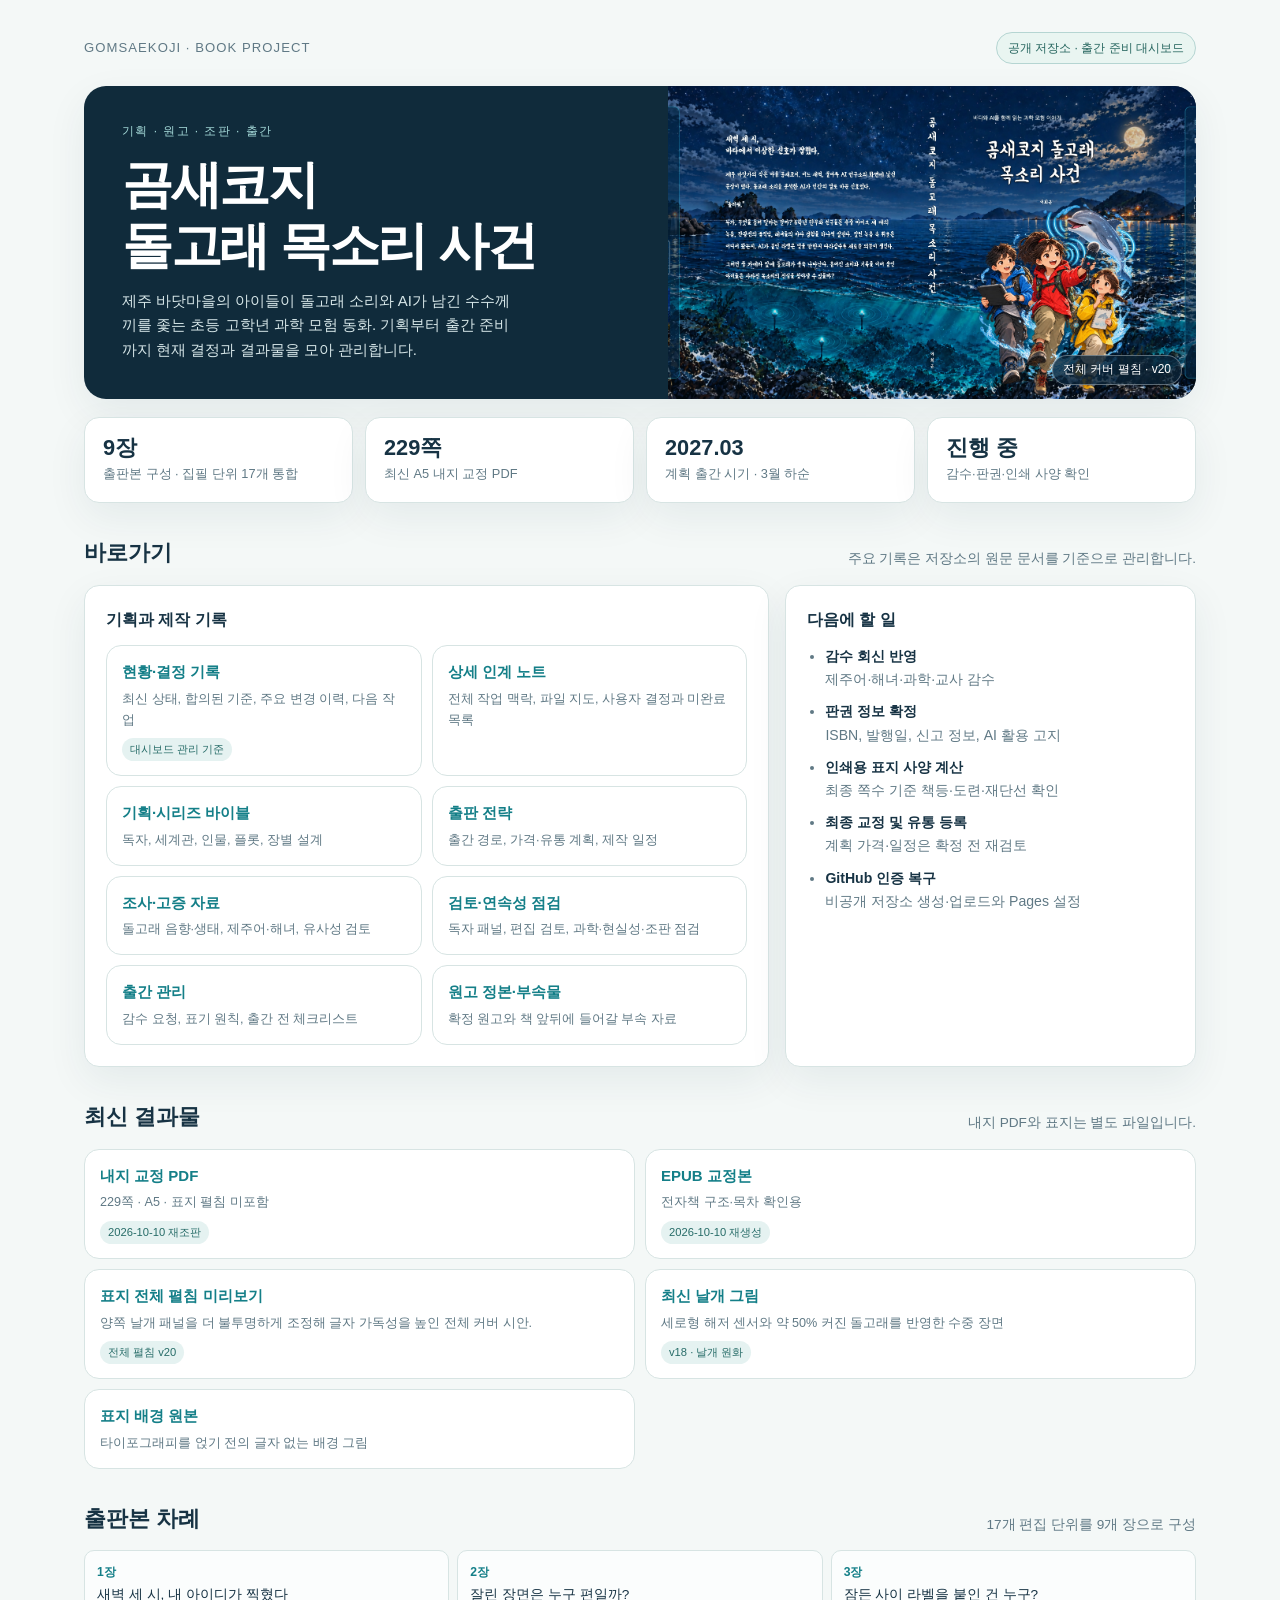
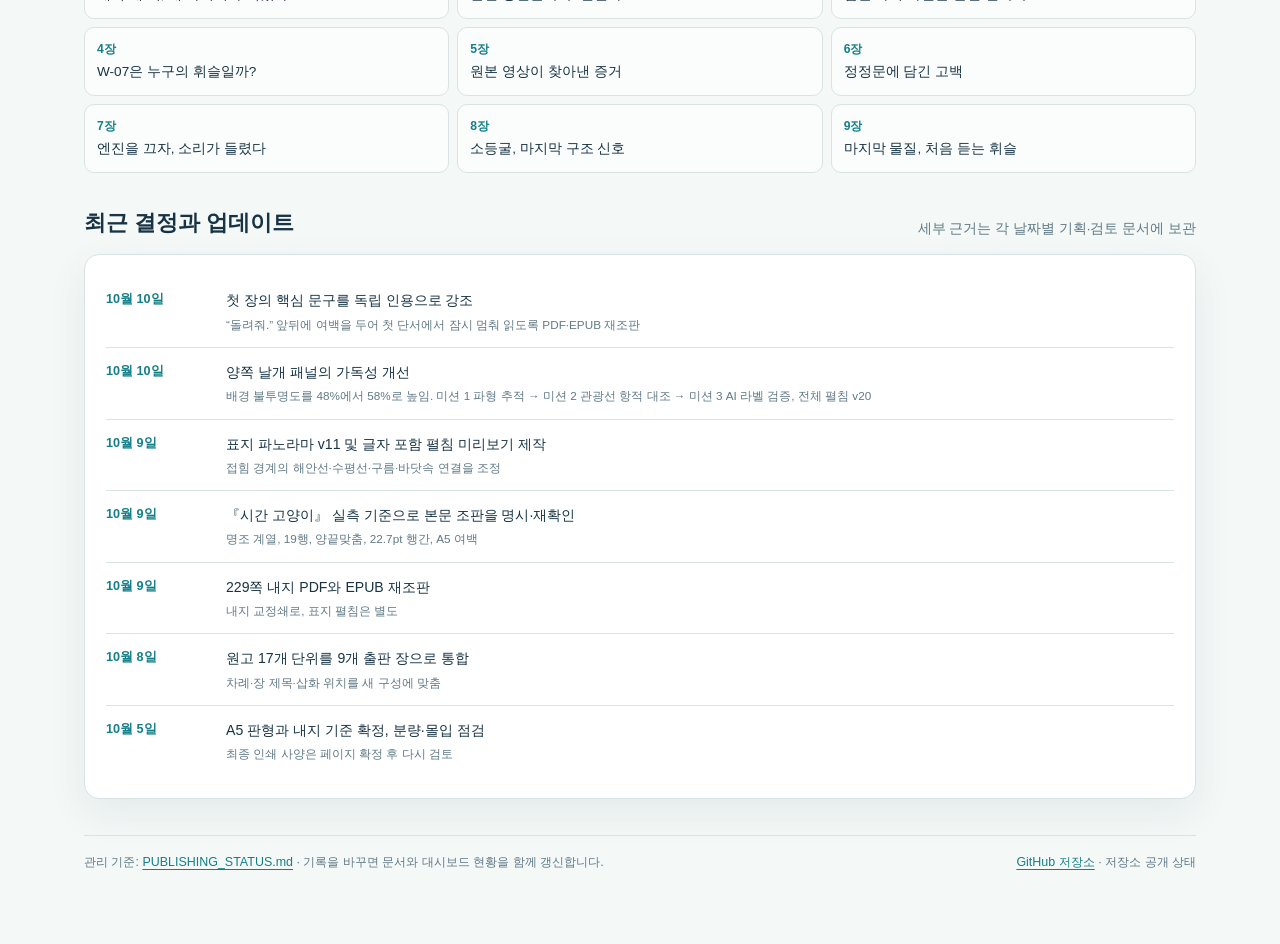
<file: docs/index.html>
<!doctype html>
<html lang="ko">
<head>
  <meta charset="utf-8">
  <meta name="viewport" content="width=device-width, initial-scale=1">
  <meta name="theme-color" content="#102b3b">
  <title>곰새코지 돌고래 목소리 사건 · 출판 관리</title>
  <style>
    :root{--ink:#173344;--muted:#607985;--paper:#f4f8f7;--card:#fff;--line:#d7e4e3;--sea:#147f88;--deep:#102b3b;--cyan:#c9eff0;--amber:#efad58;--red:#9a5730;--shadow:0 14px 40px #13344112}
    *{box-sizing:border-box}body{margin:0;background:var(--paper);color:var(--ink);font:15px/1.65 -apple-system,BlinkMacSystemFont,"Apple SD Gothic Neo","Malgun Gothic",sans-serif}
    a{color:var(--sea);text-decoration-thickness:1px;text-underline-offset:3px}a:hover{color:#075960}
    .shell{max-width:1160px;margin:auto;padding:32px 24px 72px}.top{display:flex;justify-content:space-between;align-items:center;gap:16px;margin-bottom:22px}.brand{font-size:.82rem;letter-spacing:.08em;color:var(--muted)}.private{border:1px solid #b5d5d2;border-radius:99px;padding:5px 11px;font-size:.76rem;color:#25655e;background:#e9f5f1;white-space:nowrap}
    .hero{background:var(--deep);color:#fff;border-radius:22px;overflow:hidden;box-shadow:var(--shadow);display:grid;grid-template-columns:1.05fr .95fr;min-height:300px}.intro{padding:36px 38px;align-self:center}.eyebrow{font-size:.75rem;letter-spacing:.12em;text-transform:uppercase;color:#a4d9d8}.hero h1{font-size:clamp(2rem,4vw,3.25rem);line-height:1.2;letter-spacing:-.045em;margin:12px 0}.hero p{max-width:48ch;color:#d6e6e8;margin:0}.hero img{width:100%;height:100%;min-height:300px;object-fit:cover;object-position:center;background:#0a2030}.hero .cover{position:relative;min-height:300px}.cover a{display:block;height:100%}.cover span{position:absolute;right:14px;bottom:14px;background:#0b2438cc;color:#fff;border:1px solid #ffffff55;border-radius:99px;padding:4px 10px;font-size:.75rem}
    .metrics{display:grid;grid-template-columns:repeat(4,1fr);gap:12px;margin:18px 0 32px}.metric,.panel,.card{background:var(--card);border:1px solid var(--line);border-radius:15px;box-shadow:var(--shadow)}.metric{padding:16px 18px}.metric b{display:block;font-size:1.36rem;line-height:1.25}.metric span{font-size:.8rem;color:var(--muted)}
    section{margin-top:32px}.section-head{display:flex;justify-content:space-between;align-items:end;gap:12px;margin-bottom:14px}.section-head h2{margin:0;font-size:1.35rem}.section-head p{margin:0;color:var(--muted);font-size:.85rem}.layout{display:grid;grid-template-columns:1.25fr .75fr;gap:16px}.panel{padding:21px}.panel h3{margin:0 0 12px;font-size:1rem}.files{display:grid;grid-template-columns:repeat(2,minmax(0,1fr));gap:10px}.card{padding:14px 15px;box-shadow:none;min-width:0}.card a{font-weight:650;text-decoration:none}.card p{font-size:.79rem;color:var(--muted);margin:4px 0 0}.badge{display:inline-block;margin-top:8px;border-radius:99px;padding:2px 8px;background:#e5f2f1;color:#276c68;font-size:.7rem}.badge.todo{background:#fff0dd;color:#83521e}.list{margin:0;padding-left:1.15rem;color:var(--muted);font-size:.88rem}.list li+li{margin-top:9px}.list strong{color:var(--ink)}
    .timeline{display:grid;gap:0}.event{display:grid;grid-template-columns:104px 1fr;gap:16px;padding:13px 0;border-bottom:1px solid var(--line)}.event:last-child{border:0}.date{font-variant-numeric:tabular-nums;font-size:.79rem;color:var(--sea);font-weight:650}.event p{margin:0;font-size:.88rem}.event small{display:block;color:var(--muted);margin-top:2px}
    .chapters{display:grid;grid-template-columns:repeat(3,1fr);gap:8px}.chapter{padding:11px 12px;border:1px solid var(--line);border-radius:10px;background:#fbfdfd}.chapter b{font-size:.76rem;color:var(--sea);display:block}.chapter span{font-size:.85rem}
    footer{margin-top:36px;border-top:1px solid var(--line);padding-top:16px;color:var(--muted);font-size:.78rem;display:flex;justify-content:space-between;gap:10px;flex-wrap:wrap}
    @media(max-width:760px){.shell{padding:20px 14px 48px}.hero{grid-template-columns:1fr}.intro{padding:26px 24px}.hero .cover{min-height:220px}.hero img{min-height:220px;max-height:280px}.metrics{grid-template-columns:repeat(2,1fr)}.layout{grid-template-columns:1fr}.files{grid-template-columns:1fr}.chapters{grid-template-columns:repeat(2,1fr)}.event{grid-template-columns:82px 1fr}}
  </style>
</head>
<body>
  <main class="shell">
    <div class="top"><div class="brand">GOMSAEKOJI · BOOK PROJECT</div><span class="private">공개 저장소 · 출간 준비 대시보드</span></div>
    <header class="hero">
      <div class="intro"><div class="eyebrow">기획 · 원고 · 조판 · 출간</div><h1>곰새코지<br>돌고래 목소리 사건</h1><p>제주 바닷마을의 아이들이 돌고래 소리와 AI가 남긴 수수께끼를 좇는 초등 고학년 과학 모험 동화. 기획부터 출간 준비까지 현재 결정과 결과물을 모아 관리합니다.</p></div>
      <div class="cover"><a href="https://github.com/heekeunlee/dolphin_voice_mystery/blob/main/book/cover/cover-spread-v20-preview.png"><img src="cover-preview.jpg" alt="가독성을 개선한 탐사 미션 1부터 3까지의 전체 펼침 표지"><span>전체 커버 펼침 · v20</span></a></div>
    </header>
    <div class="metrics" aria-label="프로젝트 현황">
      <div class="metric"><b>9장</b><span>출판본 구성 · 집필 단위 17개 통합</span></div>
      <div class="metric"><b>229쪽</b><span>최신 A5 내지 교정 PDF</span></div>
      <div class="metric"><b>2027.03</b><span>계획 출간 시기 · 3월 하순</span></div>
      <div class="metric"><b>진행 중</b><span>감수·판권·인쇄 사양 확인</span></div>
    </div>

    <section>
      <div class="section-head"><h2>바로가기</h2><p>주요 기록은 저장소의 원문 문서를 기준으로 관리합니다.</p></div>
      <div class="layout">
        <div class="panel"><h3>기획과 제작 기록</h3><div class="files">
          <article class="card"><a href="https://github.com/heekeunlee/dolphin_voice_mystery/blob/main/PUBLISHING_STATUS.md">현황·결정 기록</a><p>최신 상태, 합의된 기준, 주요 변경 이력, 다음 작업</p><span class="badge">대시보드 관리 기준</span></article>
          <article class="card"><a href="https://github.com/heekeunlee/dolphin_voice_mystery/blob/main/HANDOFF.md">상세 인계 노트</a><p>전체 작업 맥락, 파일 지도, 사용자 결정과 미완료 목록</p></article>
          <article class="card"><a href="https://github.com/heekeunlee/dolphin_voice_mystery/tree/main/planning">기획·시리즈 바이블</a><p>독자, 세계관, 인물, 플롯, 장별 설계</p></article>
          <article class="card"><a href="https://github.com/heekeunlee/dolphin_voice_mystery/tree/main/strategy">출판 전략</a><p>출간 경로, 가격·유통 계획, 제작 일정</p></article>
          <article class="card"><a href="https://github.com/heekeunlee/dolphin_voice_mystery/tree/main/research">조사·고증 자료</a><p>돌고래 음향·생태, 제주어·해녀, 유사성 검토</p></article>
          <article class="card"><a href="https://github.com/heekeunlee/dolphin_voice_mystery/tree/main/reviews">검토·연속성 점검</a><p>독자 패널, 편집 검토, 과학·현실성·조판 점검</p></article>
          <article class="card"><a href="https://github.com/heekeunlee/dolphin_voice_mystery/tree/main/admin">출간 관리</a><p>감수 요청, 표기 원칙, 출간 전 체크리스트</p></article>
          <article class="card"><a href="https://github.com/heekeunlee/dolphin_voice_mystery/tree/main/drafts/dolphin-said">원고 정본·부속물</a><p>확정 원고와 책 앞뒤에 들어갈 부속 자료</p></article>
        </div></div>
        <aside class="panel"><h3>다음에 할 일</h3><ul class="list">
          <li><strong>감수 회신 반영</strong><br>제주어·해녀·과학·교사 감수</li>
          <li><strong>판권 정보 확정</strong><br>ISBN, 발행일, 신고 정보, AI 활용 고지</li>
          <li><strong>인쇄용 표지 사양 계산</strong><br>최종 쪽수 기준 책등·도련·재단선 확인</li>
          <li><strong>최종 교정 및 유통 등록</strong><br>계획 가격·일정은 확정 전 재검토</li>
          <li><strong>GitHub 인증 복구</strong><br>비공개 저장소 생성·업로드와 Pages 설정</li>
        </ul></aside>
      </div>
    </section>

    <section>
      <div class="section-head"><h2>최신 결과물</h2><p>내지 PDF와 표지는 별도 파일입니다.</p></div>
      <div class="files">
        <article class="card"><a href="https://github.com/heekeunlee/dolphin_voice_mystery/blob/main/book/_output/dolphin-said-proof.pdf">내지 교정 PDF</a><p>229쪽 · A5 · 표지 펼침 미포함</p><span class="badge">2026-10-10 재조판</span></article>
        <article class="card"><a href="https://github.com/heekeunlee/dolphin_voice_mystery/blob/main/book/_output/dolphin-said-proof.epub">EPUB 교정본</a><p>전자책 구조·목차 확인용</p><span class="badge">2026-10-10 재생성</span></article>
        <article class="card"><a href="https://github.com/heekeunlee/dolphin_voice_mystery/blob/main/book/cover/cover-spread-v20-preview.png">표지 전체 펼침 미리보기</a><p>양쪽 날개 패널을 더 불투명하게 조정해 글자 가독성을 높인 전체 커버 시안.</p><span class="badge">전체 펼침 v20</span></article>
        <article class="card"><a href="https://github.com/heekeunlee/dolphin_voice_mystery/blob/main/book/images/flap-hydrophone-v4.jpg">최신 날개 그림</a><p>세로형 해저 센서와 약 50% 커진 돌고래를 반영한 수중 장면</p><span class="badge">v18 · 날개 원화</span></article>
        <article class="card"><a href="https://github.com/heekeunlee/dolphin_voice_mystery/blob/main/book/images/cover-wrap-panorama-v11.png">표지 배경 원본</a><p>타이포그래피를 얹기 전의 글자 없는 배경 그림</p></article>
      </div>
    </section>

    <section>
      <div class="section-head"><h2>출판본 차례</h2><p>17개 편집 단위를 9개 장으로 구성</p></div>
      <div class="chapters">
        <div class="chapter"><b>1장</b><span>새벽 세 시, 내 아이디가 찍혔다</span></div><div class="chapter"><b>2장</b><span>잘린 장면은 누구 편일까?</span></div><div class="chapter"><b>3장</b><span>잠든 사이 라벨을 붙인 건 누구?</span></div><div class="chapter"><b>4장</b><span>W-07은 누구의 휘슬일까?</span></div><div class="chapter"><b>5장</b><span>원본 영상이 찾아낸 증거</span></div><div class="chapter"><b>6장</b><span>정정문에 담긴 고백</span></div><div class="chapter"><b>7장</b><span>엔진을 끄자, 소리가 들렸다</span></div><div class="chapter"><b>8장</b><span>소등굴, 마지막 구조 신호</span></div><div class="chapter"><b>9장</b><span>마지막 물질, 처음 듣는 휘슬</span></div>
      </div>
    </section>

    <section>
      <div class="section-head"><h2>최근 결정과 업데이트</h2><p>세부 근거는 각 날짜별 기획·검토 문서에 보관</p></div>
      <div class="panel timeline">
        <div class="event"><div class="date">10월 10일</div><p>첫 장의 핵심 문구를 독립 인용으로 강조<small>“돌려줘.” 앞뒤에 여백을 두어 첫 단서에서 잠시 멈춰 읽도록 PDF·EPUB 재조판</small></p></div>
        <div class="event"><div class="date">10월 10일</div><p>양쪽 날개 패널의 가독성 개선<small>배경 불투명도를 48%에서 58%로 높임. 미션 1 파형 추적 → 미션 2 관광선 항적 대조 → 미션 3 AI 라벨 검증, 전체 펼침 v20</small></p></div>
        <div class="event"><div class="date">10월 9일</div><p>표지 파노라마 v11 및 글자 포함 펼침 미리보기 제작<small>접힘 경계의 해안선·수평선·구름·바닷속 연결을 조정</small></p></div>
        <div class="event"><div class="date">10월 9일</div><p>『시간 고양이』 실측 기준으로 본문 조판을 명시·재확인<small>명조 계열, 19행, 양끝맞춤, 22.7pt 행간, A5 여백</small></p></div>
        <div class="event"><div class="date">10월 9일</div><p>229쪽 내지 PDF와 EPUB 재조판<small>내지 교정쇄로, 표지 펼침은 별도</small></p></div>
        <div class="event"><div class="date">10월 8일</div><p>원고 17개 단위를 9개 출판 장으로 통합<small>차례·장 제목·삽화 위치를 새 구성에 맞춤</small></p></div>
        <div class="event"><div class="date">10월 5일</div><p>A5 판형과 내지 기준 확정, 분량·몰입 점검<small>최종 인쇄 사양은 페이지 확정 후 다시 검토</small></p></div>
      </div>
    </section>
    <footer><span>관리 기준: <a href="https://github.com/heekeunlee/dolphin_voice_mystery/blob/main/PUBLISHING_STATUS.md">PUBLISHING_STATUS.md</a> · 기록을 바꾸면 문서와 대시보드 현황을 함께 갱신합니다.</span><span><a href="https://github.com/heekeunlee/dolphin_voice_mystery">GitHub 저장소</a> · 저장소 공개 상태</span></footer>
  </main>
</body>
</html>
</file>
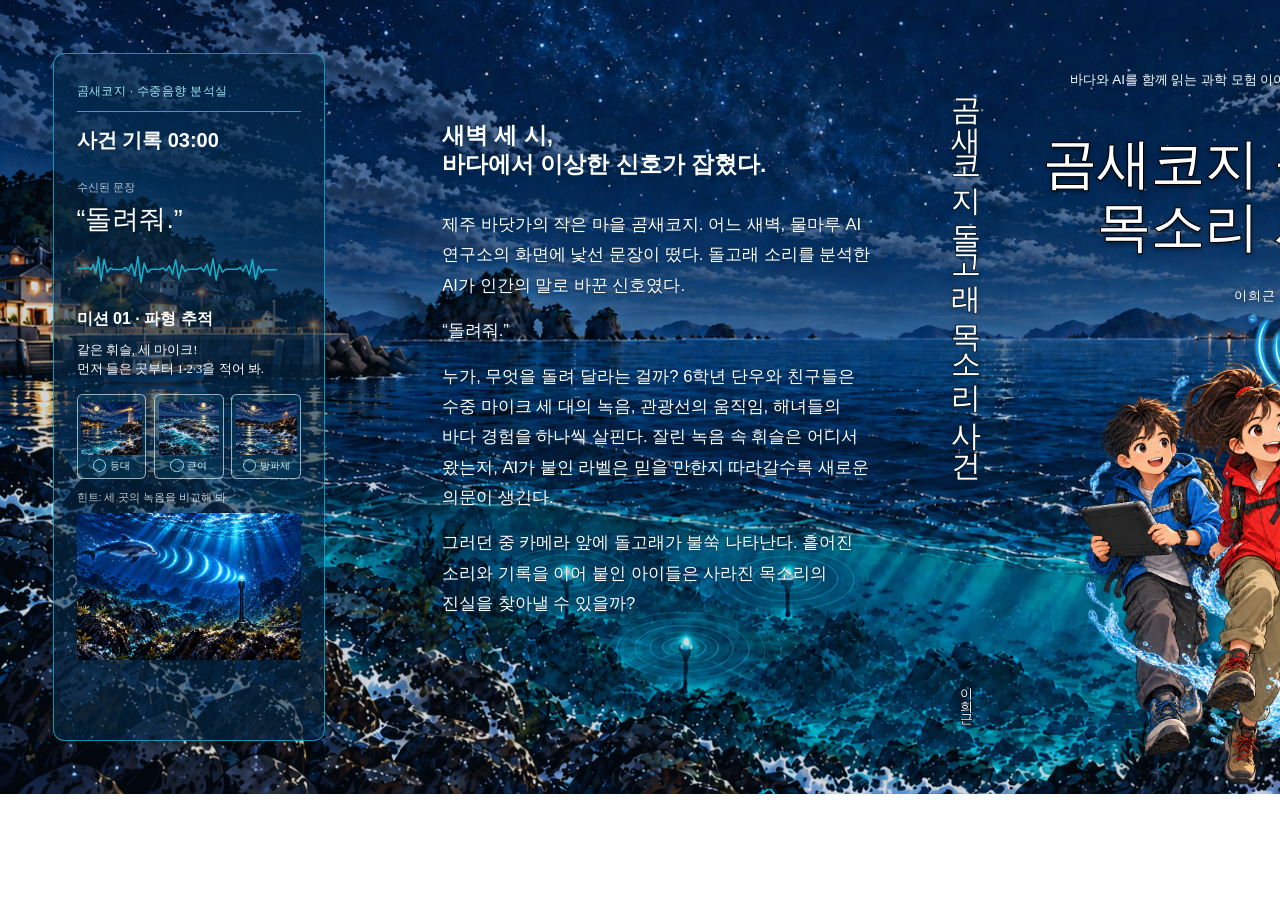
<file: book/cover/cover-spread.html>
<!doctype html>
<html lang="ko">
<head>
<meta charset="utf-8">
<title>곰새코지 돌고래 목소리 사건 표지 펼침 시안</title>
<style>
@page{size:511mm 210mm;margin:0}
*{box-sizing:border-box}
html,body{margin:0;width:511mm;height:210mm}
body{font-family:"Nanum Gothic","Noto Sans CJK KR","Apple SD Gothic Neo",sans-serif;color:#fff}
.spread{position:relative;width:511mm;height:210mm;display:flex;overflow:hidden;background:url('../images/cover-wrap-panorama-v11.png') center/100% 100% no-repeat}
.spread:before{content:"";position:absolute;inset:0;background:rgba(6,43,74,.18);pointer-events:none;z-index:1}
.flap{position:relative;z-index:2;height:210mm;width:100mm;flex:none;padding:14mm;background:transparent;color:#fff}
.flap-card{height:182mm;border:.35mm solid rgba(22,174,207,.8);border-radius:3mm;padding:8mm 6mm;background:rgba(6,43,74,.58);position:relative}
.flap .eyebrow{font-size:9pt;line-height:1.3;color:#9be7f3;letter-spacing:.03em}
.flap .rule{height:.25mm;background:#16aeca;margin:3mm 0 4mm}
.flap h2{font-family:"Nanum Gothic","Apple SD Gothic Neo",sans-serif;font-size:15pt;line-height:1.3;margin:0 0 7mm}
.flap .label{font-size:8.5pt;color:rgba(255,255,255,.72);margin-bottom:2mm}
.flap .quote{font-family:"BM Yeonsung","배달의민족 연성",sans-serif;font-size:20pt;line-height:1.3;margin:0 0 2mm}
.flap .signal{display:block;width:100%;height:13mm;margin:0 0 4mm}
.flap h3{font-family:"Nanum Gothic","Apple SD Gothic Neo",sans-serif;font-size:12pt;line-height:1.3;margin:0 0 3mm}
.flap .challenge{font-family:"Nanum Myeongjo",serif;font-size:9.5pt;line-height:1.5;margin:0 0 4mm}
.flap .sites{display:flex;gap:2mm}
.flap .site{flex:1;min-width:0;text-align:center;padding:2mm 1mm 1.5mm;border:.3mm solid rgba(255,255,255,.62);border-radius:1.5mm;background:rgba(7,80,112,.28)}
.flap .site-art{display:block;width:100%;height:14mm;margin:0 auto 1mm;object-fit:cover;border-radius:.7mm}
.flap .site-art.lighthouse{object-position:84% 30%}
.flap .site-art.reef{object-position:center 56%}
.flap .site-art.breakwater{object-position:70% 56%}
.flap .site-meta{display:flex;align-items:center;justify-content:center;gap:1mm}
.flap .site-name{font-size:7.5pt;line-height:1.2;white-space:nowrap;color:#d8f8fb}
.flap .order{display:inline-flex;width:3.5mm;height:3.5mm;align-items:center;justify-content:center;border:.3mm solid #9be7f3;border-radius:50%;color:#9be7f3;font-size:6.5pt;line-height:1}
.flap .hint{font-size:8pt;line-height:1.4;color:rgba(255,255,255,.78);margin-top:3mm}
.flap .hydrophone-scene{display:block;width:100%;height:39mm;margin-top:2mm;object-fit:cover;object-position:center;border-radius:1mm}
.flap .name-label{font-size:8.5pt;color:rgba(255,255,255,.74);margin-top:8mm}
.flap .name-line{height:7mm;border-bottom:.3mm solid rgba(255,255,255,.85);margin-bottom:6mm}
.flap .role-title{font-family:"Nanum Gothic","Apple SD Gothic Neo",sans-serif;font-size:10pt;margin:0 0 4mm}
.flap .role{font-family:"Nanum Myeongjo",serif;font-size:9pt;line-height:1.65;margin:0}
.flap .role span{display:inline-block;width:3mm;height:3mm;border:.3mm solid #fff;margin-right:2mm;vertical-align:middle}
.flap .case-label{font-size:8pt;line-height:1.3;color:#9be7f3;margin-top:8mm;padding-top:4mm;border-top:1px solid rgba(255,255,255,.45)}
.flap .case{font-family:"BM Yeonsung","배달의민족 연성",sans-serif;font-size:11pt;line-height:1.4;margin:2mm 0 0}
.flap .mission-followup{margin-top:8mm;padding-top:4mm;border-top:1px solid rgba(255,255,255,.45)}
.flap .mission-followup-title{font-size:8pt;line-height:1.3;color:#9be7f3;margin:0 0 3mm}
.flap .mission-item{display:grid;grid-template-columns:7mm 1fr;column-gap:2mm;align-items:start;margin:0 0 3mm}
.flap .mission-number{display:flex;width:5mm;height:5mm;align-items:center;justify-content:center;border:.3mm solid #9be7f3;border-radius:50%;color:#9be7f3;font-size:7pt;line-height:1}
.flap .mission-heading{font-size:9pt;line-height:1.3;color:#fff;margin:0 0 1mm}
.flap .mission-task{font-family:"Nanum Myeongjo",serif;font-size:8.5pt;line-height:1.45;margin:0;color:rgba(255,255,255,.88)}
.core{position:relative;z-index:2;width:311mm;height:210mm;flex:none;display:grid;grid-template-columns:148mm 15mm 148mm;overflow:hidden;background:transparent}
.back,.spine,.front{position:relative;height:210mm;min-width:0}
.back{padding:32mm 17mm 12mm;color:#fff}
.back h2{font-family:"BM Yeonsung","배달의민족 연성",sans-serif;font-size:17pt;line-height:1.3;margin:0 0 8mm;word-break:keep-all;text-shadow:0 1px 3px #062b4a}
.back p{font-family:"BM Yeonsung","배달의민족 연성",sans-serif;font-size:12.5pt;line-height:1.82;margin:0 0 4mm;word-break:keep-all;overflow-wrap:normal;text-shadow:0 1px 3px #062b4a}
.spine{display:flex;align-items:center;justify-content:center;color:#fff}
.spine-title,.spine-author{position:absolute;left:50%;transform:translateX(-50%);writing-mode:vertical-rl;white-space:nowrap;font-family:"BM Yeonsung","배달의민족 연성",sans-serif;-webkit-text-stroke:1.3px #000;paint-order:stroke fill;text-shadow:0 1px 4px #062b4a}
.spine-title{top:20mm;font-size:22.5pt;font-weight:400;line-height:1.08}
.spine-author{bottom:20mm;font-size:9.5pt;line-height:1.15}
.front{overflow:hidden;text-align:center;color:#fff}
.front h1{position:absolute;z-index:4;top:35mm;left:-2mm;right:16mm;margin:0;font-family:"BM Yeonsung","배달의민족 연성",sans-serif;font-size:40.8pt;line-height:1.16;font-weight:400;letter-spacing:0;-webkit-text-stroke:2px #000;paint-order:stroke fill;text-shadow:0 2px 5px rgba(0,0,0,.68)}
.front .author{position:absolute;z-index:3;top:76mm;left:51mm;width:36mm;font-family:"BM Yeonsung","배달의민족 연성",sans-serif;font-size:10pt;letter-spacing:.08em;text-shadow:0 1px 4px #062b4a}
.front .tagline{position:absolute;z-index:3;top:19mm;left:20mm;right:-2mm;text-align:left;font-family:"Malgun Gothic","맑은 고딕","Nanum Gothic","Apple SD Gothic Neo",sans-serif;font-size:10pt;line-height:1.25;text-shadow:0 1px 4px #062b4a}
.front .kids{position:absolute;z-index:2;width:109.6mm;left:19.2mm;bottom:1mm}
</style>
</head>
<body>
<main class="spread">
  <section class="flap">
    <div class="flap-card">
      <div class="eyebrow">곰새코지 · 수중음향 분석실</div>
      <div class="rule"></div>
      <h2>사건 기록 03:00</h2>
      <div class="label">수신된 문장</div>
      <div class="quote">“돌려줘.”</div>
      <svg class="signal" viewBox="0 0 720 130" aria-hidden="true">
        <path d="M0 65h28l8-4 8 8 8-18 8 29 9-51 8 76 10-70 10 42 10-14 10 5h28l10-7 10 13 10-24 10 39 10-63 10 83 10-61 11 29 12-10h28l10-4 10 9 10-16 10 27 10-46 10 61 10-44 10 21 10-8h30l10-6 10 13 10-22 10 35 10-54 10 69 10-50 10 25 10-10h36l10-5 10 11 10-19 10 31 10-49 10 65 10-44 10 20 10-8h38" fill="none" stroke="#16aeca" stroke-width="5" stroke-linejoin="round"/>
      </svg>
      <h3>미션 01 · 파형 추적</h3>
      <p class="challenge">같은 휘슬, 세 마이크!<br>먼저 들은 곳부터 1·2·3을 적어 봐.</p>
      <div class="sites">
        <div class="site"><img class="site-art lighthouse" src="../images/flap-lighthouse-v2.jpg" alt="달빛 아래 등대와 바다"><div class="site-meta"><span class="order"></span><div class="site-name">등대</div></div></div>
        <div class="site"><img class="site-art reef" src="../images/flap-reef-v2.jpg" alt="밤바다 물결 위로 드러난 바위 큰여"><div class="site-meta"><span class="order"></span><div class="site-name">큰여</div></div></div>
        <div class="site"><img class="site-art breakwater" src="../images/flap-breakwater-v2.jpg" alt="파도가 부서지는 방파제와 테트라포드"><div class="site-meta"><span class="order"></span><div class="site-name">방파제</div></div></div>
      </div>
      <div class="hint">힌트: 세 곳의 녹음을 비교해 봐.</div>
      <img class="hydrophone-scene" src="../images/flap-hydrophone-v4.jpg" alt="커다란 돌고래가 낸 음파가 해저의 세로형 방수 수중 센서에 모이는 장면">
    </div>
  </section>
  <div class="core">
    <section class="back">
      <h2>새벽 세 시,<br>바다에서 이상한 신호가 잡혔다.</h2>
      <p>제주 바닷가의 작은 마을 곰새코지. 어느 새벽, 물마루 AI 연구소의 화면에 낯선 문장이 떴다. 돌고래 소리를 분석한 AI가 인간의 말로 바꾼 신호였다.</p>
      <p>“돌려줘.”</p>
      <p>누가, 무엇을 돌려 달라는 걸까? 6학년 단우와 친구들은 수중 마이크 세 대의 녹음, 관광선의 움직임, 해녀들의 바다 경험을 하나씩 살핀다. 잘린 녹음 속 휘슬은 어디서 왔는지, AI가 붙인 라벨은 믿을 만한지 따라갈수록 새로운 의문이 생긴다.</p>
      <p>그러던 중 카메라 앞에 돌고래가 불쑥 나타난다. 흩어진 소리와 기록을 이어 붙인 아이들은 사라진 목소리의 진실을 찾아낼 수 있을까?</p>
    </section>
    <section class="spine">
      <span class="spine-title">곰새코지 돌고래 목소리 사건</span>
      <span class="spine-author">이희근</span>
    </section>
    <section class="front">
      <div class="tagline">바다와 AI를 함께 읽는 과학 모험 이야기</div>
      <h1>곰새코지 돌고래<br>목소리 사건</h1>
      <div class="author">이희근</div>
      <img class="kids" src="../images/title-adventure.png" alt="돌고래와 바다를 탐사하는 세 아이">
    </section>
  </div>
  <section class="flap">
    <div class="flap-card">
      <div class="eyebrow">곰새코지 바다탐사대</div>
      <div class="rule"></div>
      <h2>나의 탐사대원증</h2>
      <div class="name-label">이름</div>
      <div class="name-line"></div>
      <div class="role-title">내가 맡을 임무를 골라 봐!</div>
      <p class="role"><span></span>소리에 귀 기울이기<br><span></span>잘린 기록 찾아내기<br><span></span>바다의 단서 읽어내기</p>
      <div class="mission-followup">
        <div class="mission-followup-title">이어지는 탐사 미션</div>
        <div class="mission-item">
          <span class="mission-number">2</span>
          <div><div class="mission-heading">항적 대조</div><p class="mission-task">배가 지난 때와 녹음 시각을 맞춰 소리 변화의 까닭을 찾아봐.</p></div>
        </div>
        <div class="mission-item">
          <span class="mission-number">3</span>
          <div><div class="mission-heading">AI 라벨 검증</div><p class="mission-task">AI가 붙인 이름을 원본 소리와 비교해 봐. 정말 믿어도 될까?</p></div>
        </div>
      </div>
    </div>
  </section>
</main>
</body>
</html>
</file>
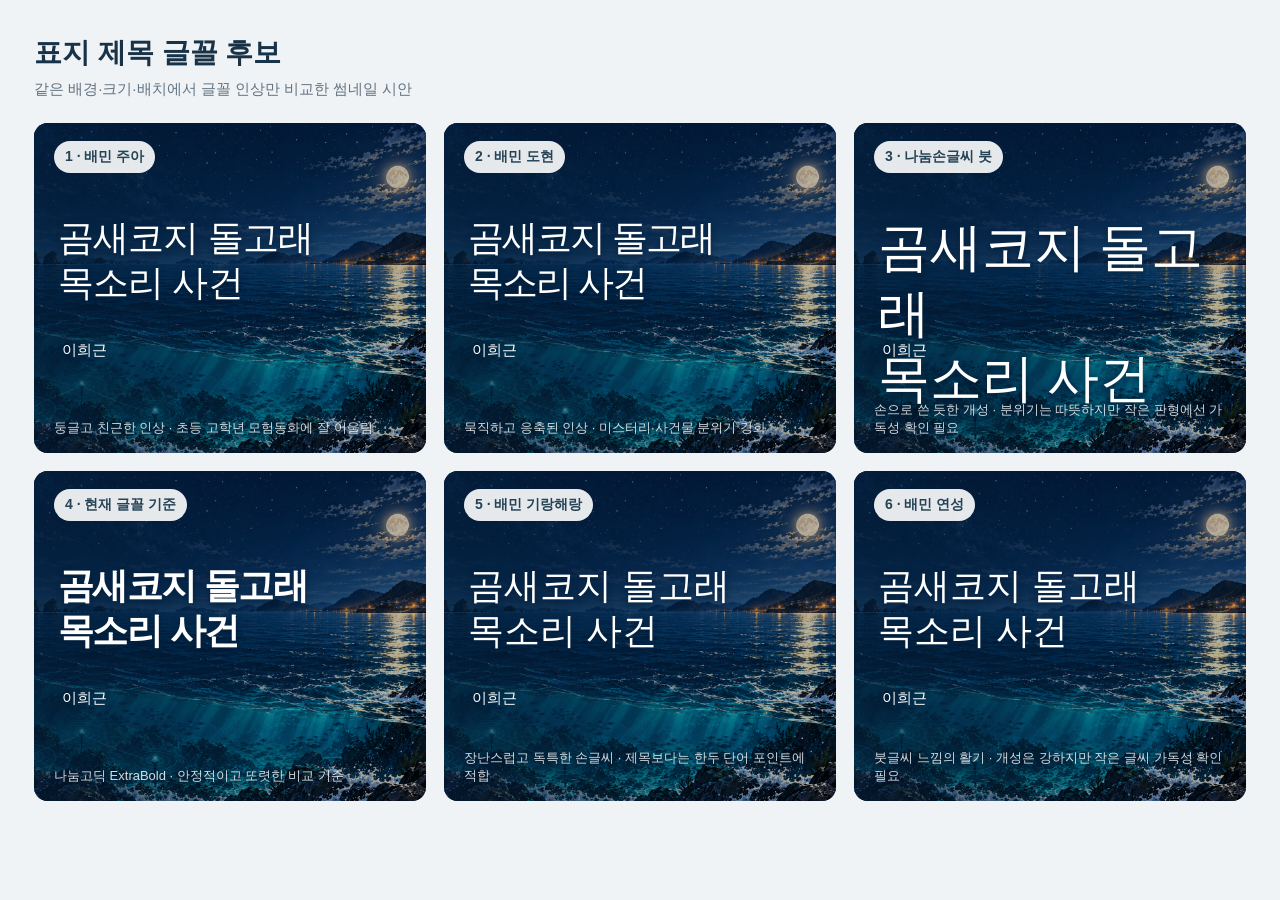
<file: book/cover/title-font-samples.html>
<!doctype html>
<html lang="ko">
<head>
<meta charset="utf-8">
<meta name="viewport" content="width=device-width, initial-scale=1">
<title>표지 제목 글꼴 후보 시안</title>
<style>
*{box-sizing:border-box}
body{margin:0;padding:34px;background:#f0f3f5;color:#183248;font-family:"Apple SD Gothic Neo",sans-serif}
h1{margin:0 0 8px;font-size:28px} .intro{margin:0 0 24px;color:#627381;font-size:15px}
.grid{display:grid;grid-template-columns:repeat(3,minmax(0,1fr));gap:18px}
.sample{position:relative;height:330px;overflow:hidden;border-radius:14px;background:#062b4a}
.sample:before{content:"";position:absolute;inset:0;background:url('../images/cover-wrap-panorama-v2.png') 76% center/auto 100% no-repeat;filter:brightness(.8)}
.sample:after{content:"";position:absolute;inset:0;background:linear-gradient(90deg,rgba(4,31,58,.68),rgba(4,31,58,.08))}
.label{position:absolute;z-index:2;left:20px;top:18px;padding:7px 11px;border-radius:20px;background:rgba(255,255,255,.9);color:#254355;font-size:14px;font-weight:700}
.title{position:absolute;z-index:2;left:24px;right:16px;top:92px;margin:0;color:#fff;font-size:36px;line-height:1.26;letter-spacing:-.045em;text-shadow:0 2px 7px #001d38}
.author{position:absolute;z-index:2;top:218px;left:28px;color:#fff;font-size:15px;text-shadow:0 1px 5px #001d38}
.jua{font-family:"BM Jua","배민 주아",sans-serif;font-weight:400;letter-spacing:-.025em}
.dohyeon{font-family:"BM Dohyeon","배달의민족 도현",sans-serif;font-weight:400;letter-spacing:-.055em}
.brush{font-family:"Nanum Brush Script","나눔손글씨 붓",cursive;font-weight:400;letter-spacing:0;font-size:52px}
.base{font-family:"Nanum Gothic ExtraBold","Nanum Gothic","Apple SD Gothic Neo",sans-serif;font-weight:900}
.kirang{font-family:"BM Kirang Haerang","배달의민족 기랑해랑",sans-serif;font-weight:400;letter-spacing:0}
.yeonsung{font-family:"BM Yeonsung","배달의민족 연성",sans-serif;font-weight:400;letter-spacing:0}
.note{position:absolute;z-index:2;bottom:16px;left:20px;right:20px;color:rgba(255,255,255,.83);font-size:13px;text-shadow:0 1px 4px #001d38}
@media(max-width:1000px){.grid{grid-template-columns:repeat(2,minmax(0,1fr))}}
@media(max-width:650px){body{padding:18px}.grid{grid-template-columns:1fr}.sample{height:310px}.title{font-size:36px}.author{top:218px}}
</style>
</head>
<body>
<h1>표지 제목 글꼴 후보</h1>
<p class="intro">같은 배경·크기·배치에서 글꼴 인상만 비교한 썸네일 시안</p>
<main class="grid">
 <section class="sample"><span class="label">1 · 배민 주아</span><h2 class="title jua">곰새코지 돌고래<br>목소리 사건</h2><div class="author">이희근</div><div class="note">둥글고 친근한 인상 · 초등 고학년 모험동화에 잘 어울림</div></section>
 <section class="sample"><span class="label">2 · 배민 도현</span><h2 class="title dohyeon">곰새코지 돌고래<br>목소리 사건</h2><div class="author">이희근</div><div class="note">묵직하고 응축된 인상 · 미스터리·사건물 분위기 강화</div></section>
 <section class="sample"><span class="label">3 · 나눔손글씨 붓</span><h2 class="title brush">곰새코지 돌고래<br>목소리 사건</h2><div class="author">이희근</div><div class="note">손으로 쓴 듯한 개성 · 분위기는 따뜻하지만 작은 판형에선 가독성 확인 필요</div></section>
 <section class="sample"><span class="label">4 · 현재 글꼴 기준</span><h2 class="title base">곰새코지 돌고래<br>목소리 사건</h2><div class="author">이희근</div><div class="note">나눔고딕 ExtraBold · 안정적이고 또렷한 비교 기준</div></section>
 <section class="sample"><span class="label">5 · 배민 기랑해랑</span><h2 class="title kirang">곰새코지 돌고래<br>목소리 사건</h2><div class="author">이희근</div><div class="note">장난스럽고 독특한 손글씨 · 제목보다는 한두 단어 포인트에 적합</div></section>
 <section class="sample"><span class="label">6 · 배민 연성</span><h2 class="title yeonsung">곰새코지 돌고래<br>목소리 사건</h2><div class="author">이희근</div><div class="note">붓글씨 느낌의 활기 · 개성은 강하지만 작은 글씨 가독성 확인 필요</div></section>
</main>
</body>
</html>
</file>
